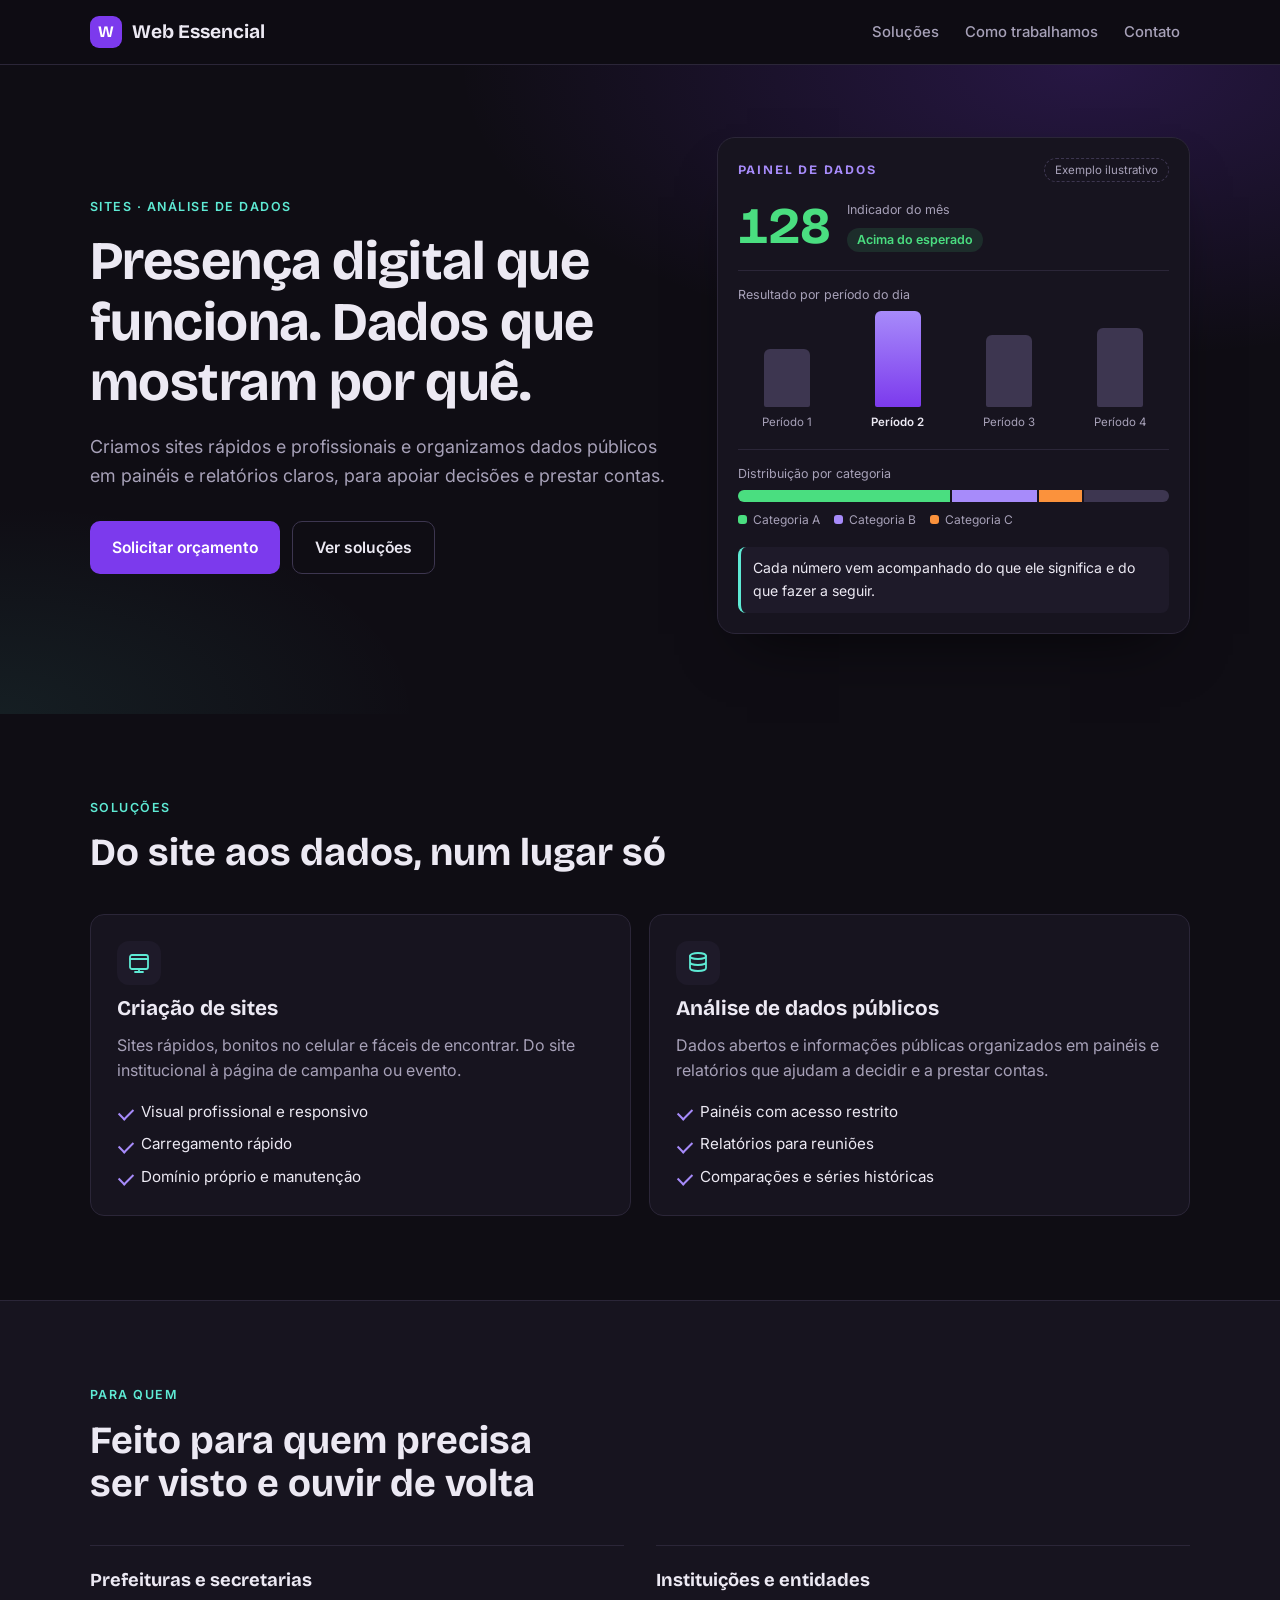
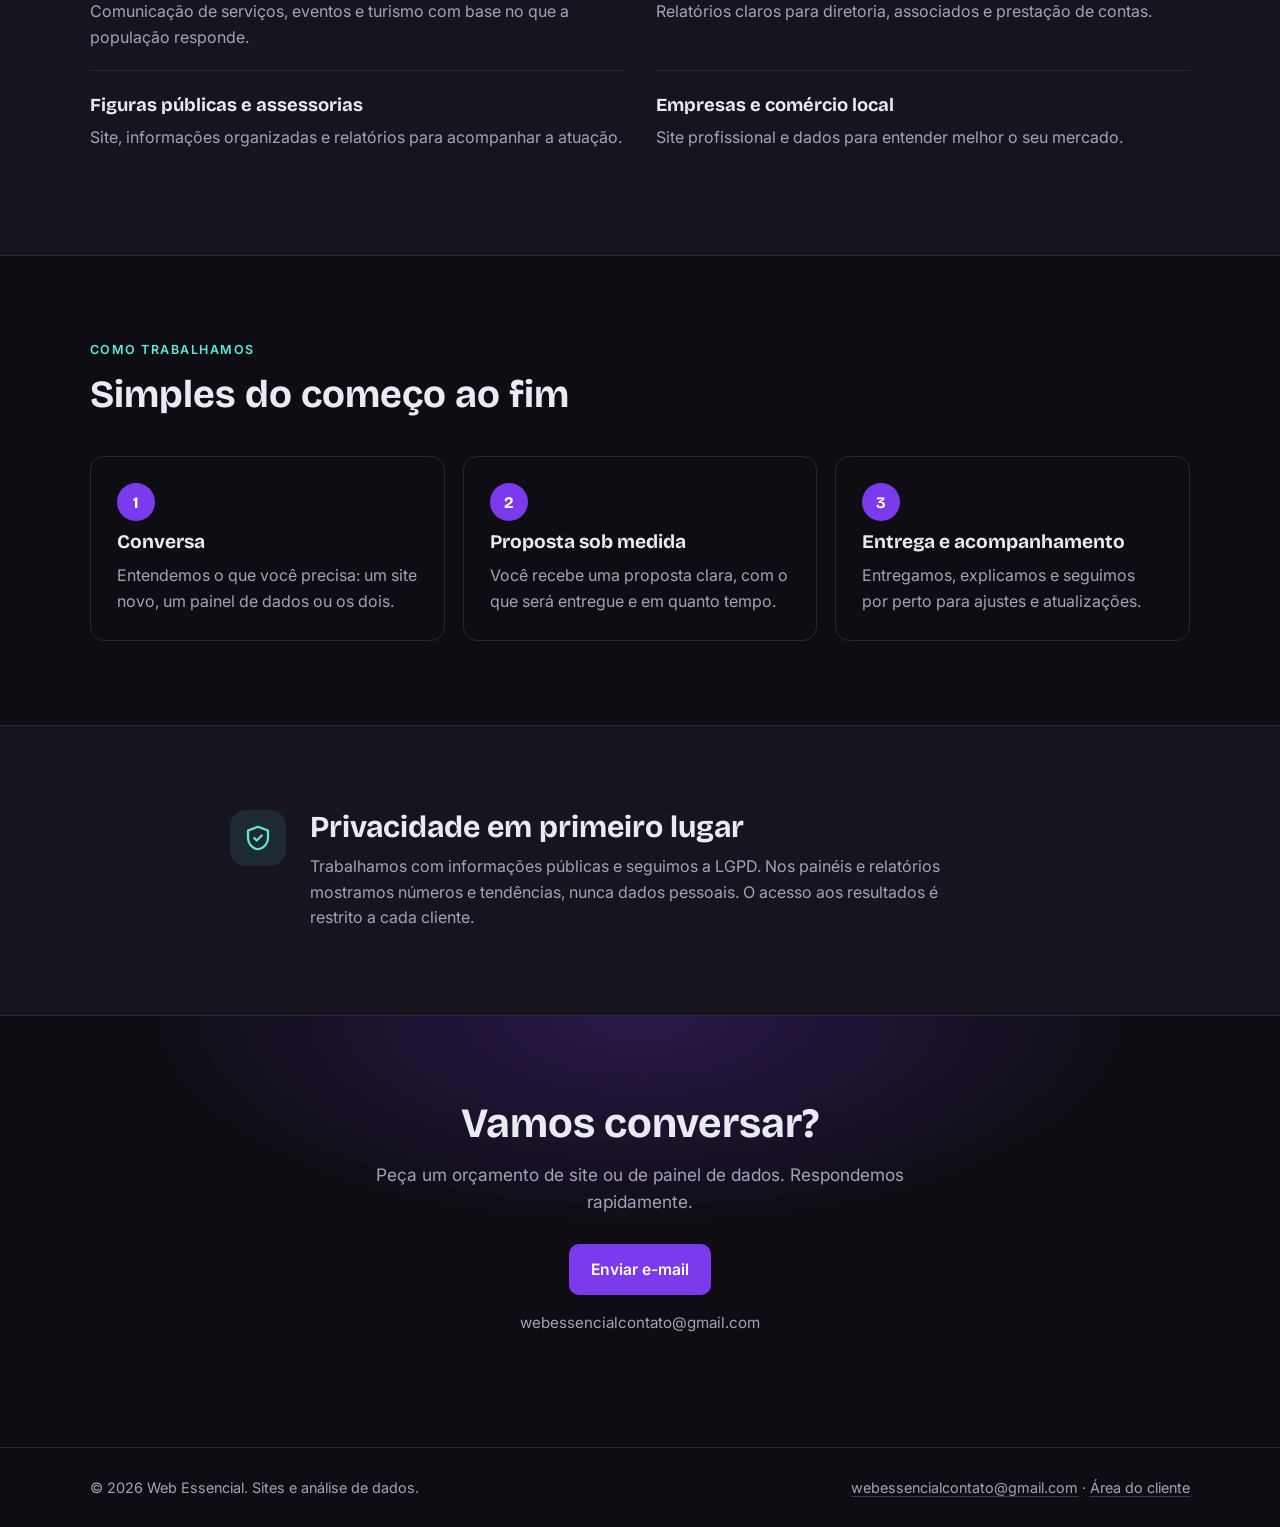
<file: index.html>
<!DOCTYPE html>
<html lang="pt-BR">
<head>
  <meta charset="UTF-8" />
  <meta name="viewport" content="width=device-width, initial-scale=1.0, viewport-fit=cover" />
  <title>Web Essencial · Sites e análise de dados</title>
  <meta name="description" content="Web Essencial cria sites profissionais e organiza dados públicos em painéis e relatórios para prefeituras, instituições, figuras públicas e empresas." />
  <meta property="og:title" content="Web Essencial · Sites e análise de dados" />
  <meta property="og:description" content="Sites rápidos e profissionais. Dados públicos organizados em painéis e relatórios claros." />
  <meta property="og:type" content="website" />
  <meta property="og:url" content="https://www.webessencial.com.br/" />
  <meta name="theme-color" content="#0f0d14" />
  <link rel="icon" href="data:image/svg+xml,%3Csvg xmlns='http://www.w3.org/2000/svg' viewBox='0 0 64 64'%3E%3Crect width='64' height='64' rx='14' fill='%237c3aed'/%3E%3Cpath d='M14 22l7 22 7-16 7 16 7-22' fill='none' stroke='white' stroke-width='5' stroke-linecap='round' stroke-linejoin='round'/%3E%3Ccircle cx='50' cy='22' r='4' fill='%235eead4'/%3E%3C/svg%3E" />
  <link rel="preconnect" href="https://fonts.googleapis.com" />
  <link rel="preconnect" href="https://fonts.gstatic.com" crossorigin />
  <link rel="stylesheet" href="https://fonts.googleapis.com/css2?family=Bricolage+Grotesque:opsz,wght@12..96,500;12..96,700&family=Inter:wght@400;500;600&display=swap" />
  <link rel="stylesheet" href="style.css" />
</head>
<body>
  <a class="pular" href="#conteudo">Pular para o conteúdo</a>

  <header class="topo">
    <div class="container topo-linha">
      <a class="marca" href="#inicio" aria-label="Web Essencial, início">
        <span class="marca-icone" aria-hidden="true">W</span>
        <span>Web Essencial</span>
      </a>
      <nav aria-label="Principal">
        <ul>
          <li><a href="#solucoes">Soluções</a></li>
          <li><a href="#como">Como trabalhamos</a></li>
          <li><a href="#contato">Contato</a></li>
        </ul>
      </nav>
    </div>
  </header>

  <main id="conteudo">
    <!-- ===== Abertura ===== -->
    <section id="inicio" class="abertura">
      <div class="container abertura-grade">
        <div class="abertura-texto">
          <p class="selo">Sites · Análise de dados</p>
          <h1>Presença digital que funciona. Dados que mostram por quê.</h1>
          <p class="abertura-sub">Criamos sites rápidos e profissionais e organizamos dados públicos em painéis e relatórios claros, para apoiar decisões e prestar contas.</p>
          <div class="botoes">
            <a href="#contato" class="btn btn-prim">Solicitar orçamento</a>
            <a href="#solucoes" class="btn btn-sec">Ver soluções</a>
          </div>
        </div>

        <figure class="painel-exemplo" aria-label="Exemplo ilustrativo de um painel de dados">
          <div class="pe-topo">
            <span class="pe-marca">Painel de dados</span>
            <span class="pe-etiqueta">Exemplo ilustrativo</span>
          </div>
          <div class="pe-indice">
            <div class="pe-num">128</div>
            <div>
              <div class="pe-rot">Indicador do mês</div>
              <span class="pe-chip">Acima do esperado</span>
            </div>
          </div>
          <div class="pe-bloco">
            <div class="pe-rot">Resultado por período do dia</div>
            <div class="pe-barras" role="img" aria-label="Exemplo: barras por período do dia, uma delas em destaque">
              <div class="pe-barra"><i style="height:48%"></i><span>Período 1</span></div>
              <div class="pe-barra pe-destaque"><i style="height:82%"></i><span>Período 2</span></div>
              <div class="pe-barra"><i style="height:60%"></i><span>Período 3</span></div>
              <div class="pe-barra"><i style="height:66%"></i><span>Período 4</span></div>
            </div>
          </div>
          <div class="pe-bloco">
            <div class="pe-rot">Distribuição por categoria</div>
            <div class="pe-clima" role="img" aria-label="Exemplo: divisão por categoria">
              <i style="flex:50;background:var(--verde)"></i><i style="flex:20;background:var(--acento)"></i><i style="flex:10;background:var(--laranja)"></i><i style="flex:20;background:var(--linha-forte)"></i>
            </div>
            <div class="pe-legenda"><span><b style="background:var(--verde)"></b>Categoria A</span><span><b style="background:var(--acento)"></b>Categoria B</span><span><b style="background:var(--laranja)"></b>Categoria C</span></div>
          </div>
          <figcaption class="pe-leitura">Cada número vem acompanhado do que ele significa e do que fazer a seguir.</figcaption>
        </figure>
      </div>
    </section>

    <!-- ===== Soluções ===== -->
    <section id="solucoes" class="secao">
      <div class="container">
        <div class="secao-cabeca">
          <p class="selo">Soluções</p>
          <h2>Do site aos dados, num lugar só</h2>
        </div>
        <div class="cartoes cartoes-2">
          <article class="cartao">
            <div class="cartao-icone" aria-hidden="true">
              <svg viewBox="0 0 24 24"><rect x="3" y="4" width="18" height="14" rx="2"/><path d="M3 8h18M8 21h8M12 18v3"/></svg>
            </div>
            <h3>Criação de sites</h3>
            <p>Sites rápidos, bonitos no celular e fáceis de encontrar. Do site institucional à página de campanha ou evento.</p>
            <ul class="lista-check">
              <li>Visual profissional e responsivo</li>
              <li>Carregamento rápido</li>
              <li>Domínio próprio e manutenção</li>
            </ul>
          </article>
          <article class="cartao">
            <div class="cartao-icone" aria-hidden="true">
              <svg viewBox="0 0 24 24"><ellipse cx="12" cy="5" rx="8" ry="3"/><path d="M4 5v6c0 1.7 3.6 3 8 3s8-1.3 8-3V5M4 11v6c0 1.7 3.6 3 8 3s8-1.3 8-3v-6"/></svg>
            </div>
            <h3>Análise de dados públicos</h3>
            <p>Dados abertos e informações públicas organizados em painéis e relatórios que ajudam a decidir e a prestar contas.</p>
            <ul class="lista-check">
              <li>Painéis com acesso restrito</li>
              <li>Relatórios para reuniões</li>
              <li>Comparações e séries históricas</li>
            </ul>
          </article>
        </div>
      </div>
    </section>

    <!-- ===== Para quem ===== -->
    <section class="secao secao-alt">
      <div class="container">
        <div class="secao-cabeca">
          <p class="selo">Para quem</p>
          <h2>Feito para quem precisa ser visto e ouvir de volta</h2>
        </div>
        <ul class="publicos">
          <li><strong>Prefeituras e secretarias</strong><span>Comunicação de serviços, eventos e turismo com base no que a população responde.</span></li>
          <li><strong>Instituições e entidades</strong><span>Relatórios claros para diretoria, associados e prestação de contas.</span></li>
          <li><strong>Figuras públicas e assessorias</strong><span>Site, informações organizadas e relatórios para acompanhar a atuação.</span></li>
          <li><strong>Empresas e comércio local</strong><span>Site profissional e dados para entender melhor o seu mercado.</span></li>
        </ul>
      </div>
    </section>

    <!-- ===== Como trabalhamos ===== -->
    <section id="como" class="secao">
      <div class="container">
        <div class="secao-cabeca">
          <p class="selo">Como trabalhamos</p>
          <h2>Simples do começo ao fim</h2>
        </div>
        <ol class="passos">
          <li>
            <span class="passo-num" aria-hidden="true">1</span>
            <h3>Conversa</h3>
            <p>Entendemos o que você precisa: um site novo, um painel de dados ou os dois.</p>
          </li>
          <li>
            <span class="passo-num" aria-hidden="true">2</span>
            <h3>Proposta sob medida</h3>
            <p>Você recebe uma proposta clara, com o que será entregue e em quanto tempo.</p>
          </li>
          <li>
            <span class="passo-num" aria-hidden="true">3</span>
            <h3>Entrega e acompanhamento</h3>
            <p>Entregamos, explicamos e seguimos por perto para ajustes e atualizações.</p>
          </li>
        </ol>
      </div>
    </section>

    <!-- ===== Privacidade ===== -->
    <section class="secao secao-alt">
      <div class="container privacidade">
        <div class="privacidade-icone" aria-hidden="true">
          <svg viewBox="0 0 24 24"><path d="M12 3l8 3v6c0 4.5-3.4 8.3-8 9-4.6-.7-8-4.5-8-9V6l8-3z"/><path d="M9 12l2 2 4-4"/></svg>
        </div>
        <div>
          <h2>Privacidade em primeiro lugar</h2>
          <p>Trabalhamos com informações públicas e seguimos a LGPD. Nos painéis e relatórios mostramos números e tendências, nunca dados pessoais. O acesso aos resultados é restrito a cada cliente.</p>
        </div>
      </div>
    </section>

    <!-- ===== Contato ===== -->
    <section id="contato" class="secao secao-contato">
      <div class="container contato">
        <h2>Vamos conversar?</h2>
        <p>Peça um orçamento de site ou de painel de dados. Respondemos rapidamente.</p>
        <div class="botoes botoes-centro">
          <a href="mailto:webessencialcontato@gmail.com?subject=Contato%20pelo%20site" class="btn btn-prim">Enviar e-mail</a>
        </div>
        <p class="contato-email">webessencialcontato@gmail.com</p>
      </div>
    </section>
  </main>

  <footer class="rodape">
    <div class="container rodape-linha">
      <p>&copy; 2026 Web Essencial. Sites e análise de dados.</p>
      <p><a href="mailto:webessencialcontato@gmail.com">webessencialcontato@gmail.com</a> · <a href="/raiox/login/">Área do cliente</a></p>
    </div>
  </footer>
</body>
</html>
</file>
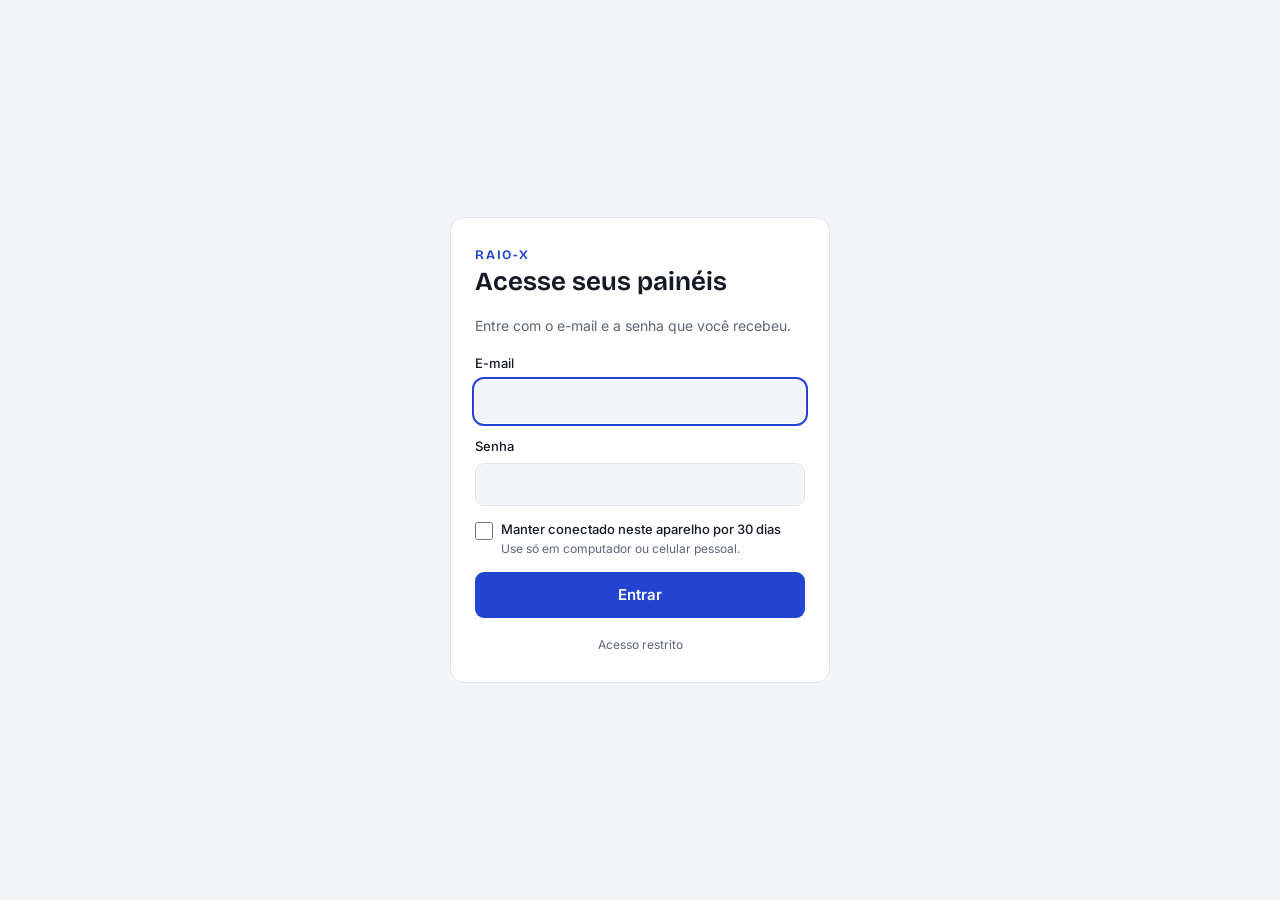
<file: raiox/index.html>
<!doctype html>
<html lang="pt-BR">
<head>
<meta charset="utf-8">
<meta name="robots" content="noindex, nofollow">
<meta http-equiv="refresh" content="0; url=login/">
<title>Raio-X</title>
</head>
<body>
<p><a href="login/">Entrar no Raio-X</a></p>
</body>
</html>
</file>
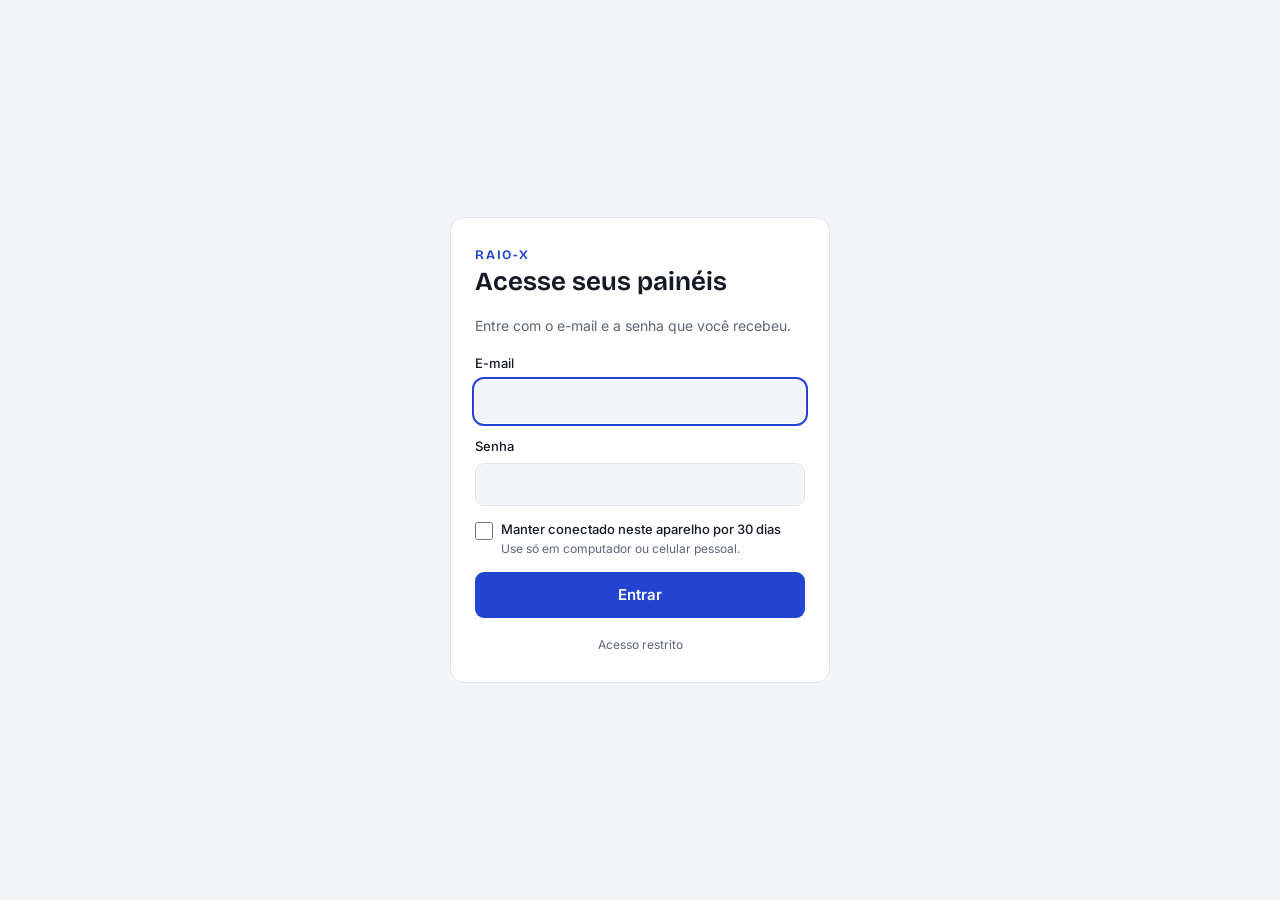
<file: raiox/login/index.html>
<!doctype html>
<html lang="pt-BR">
<head>
<meta charset="utf-8">
<meta name="viewport" content="width=device-width, initial-scale=1, viewport-fit=cover">
<meta name="robots" content="noindex, nofollow">
<title>Raio-X · Entrar</title>
<link rel="preconnect" href="https://fonts.googleapis.com">
<link rel="preconnect" href="https://fonts.gstatic.com" crossorigin>
<link rel="stylesheet" href="https://fonts.googleapis.com/css2?family=Bricolage+Grotesque:opsz,wght@12..96,650&family=Inter:wght@400;500;600&display=swap">
<style>
:root {
  --bg: #f4f5f8; --surface: #ffffff; --ink: #141925; --muted: #5d6576; --line: #e0e3ea;
  --accent: #2343d1; --on-accent: #ffffff; --down: #c03a33; --down-soft: #fae6e4;
  --display: "Bricolage Grotesque", "Segoe UI", system-ui, sans-serif;
  --body: "Inter", "Segoe UI", system-ui, sans-serif;
  color-scheme: light;
}
@media (prefers-color-scheme: dark) { :root {
  --bg: #0e1219; --surface: #161b24; --ink: #e7eaf1; --muted: #9aa2b2; --line: #2a303c;
  --accent: #86a0ff; --on-accent: #0e1219; --down: #f17a72; --down-soft: #3a1c1b; color-scheme: dark; } }
* { box-sizing: border-box; }
html, body { height: 100%; }
body { margin: 0; background: var(--bg); color: var(--ink); font: 15px/1.5 var(--body); display: grid; place-items: center;
  padding: max(24px, env(safe-area-inset-top, 0px)) max(16px, env(safe-area-inset-right, 0px)) max(24px, env(safe-area-inset-bottom, 0px)) max(16px, env(safe-area-inset-left, 0px)); }
.card { width: 100%; max-width: 380px; background: var(--surface); border: 1px solid var(--line); border-radius: 14px; padding: 28px 24px; display: flex; flex-direction: column; gap: 18px; }
.mark { font-family: var(--display); font-weight: 650; font-size: 13px; letter-spacing: .14em; text-transform: uppercase; color: var(--accent); }
h1 { margin: 2px 0 0; font-family: var(--display); font-weight: 650; font-size: 26px; line-height: 1.15; }
p { margin: 0; color: var(--muted); font-size: 14px; }
form { display: flex; flex-direction: column; gap: 14px; }
label { display: flex; flex-direction: column; gap: 6px; font-size: 13px; font-weight: 500; }
input { font: inherit; color: var(--ink); background: var(--bg); border: 1px solid var(--line); border-radius: 9px; padding: 11px 12px; }
input:focus { outline: 2px solid var(--accent); outline-offset: 1px; border-color: transparent; }
button { font: inherit; font-weight: 600; border: 0; border-radius: 9px; padding: 12px; background: var(--accent); color: var(--on-accent); cursor: pointer; }
button:disabled { opacity: .6; cursor: progress; }
button:focus-visible { outline: 2px solid var(--ink); outline-offset: 2px; }
.manter { flex-direction: row; align-items: flex-start; gap: 8px; font-weight: 500; }
.manter input { width: 18px; height: 18px; margin: 2px 0 0; accent-color: var(--accent); flex: none; }
.manter small { display: block; color: var(--muted); font-size: 12px; font-weight: 400; }
.err { background: var(--down-soft); color: var(--down); border-radius: 8px; padding: 9px 12px; font-size: 13px; }
.foot { font-size: 12px; color: var(--muted); text-align: center; }
</style>
</head>
<body>
<main class="card">
  <div>
    <div class="mark">Raio-X</div>
    <h1>Acesse seus painéis</h1>
  </div>
  <p>Entre com o e-mail e a senha que você recebeu.</p>
  <form id="f" autocomplete="on" action="#" onsubmit="event.preventDefault()">
    <label for="u">E-mail<input id="u" name="username" type="email" autocomplete="username" autocapitalize="none" spellcheck="false" required></label>
    <label for="s">Senha<input id="s" name="password" type="password" autocomplete="current-password" required></label>
    <label class="manter" for="m"><input id="m" type="checkbox"><span>Manter conectado neste aparelho por 30 dias<small>Use só em computador ou celular pessoal.</small></span></label>
    <div class="err" id="err" hidden></div>
    <button id="b" type="submit" disabled>Entrar</button>
  </form>
  <div class="foot">Acesso restrito</div>
</main>
<script>
const $ = (id) => document.getElementById(id);
const enc = (s) => new TextEncoder().encode(s);
const b64 = (s) => Uint8Array.from(atob(s), (c) => c.charCodeAt(0));
const hex = (u8) => [...u8].map((b) => b.toString(16).padStart(2, '0')).join('');
const ITER = 300000;
const showErr = (t) => { $('err').textContent = t; $('err').hidden = false; };
$('u').focus();
if (!window.crypto || !crypto.subtle) showErr('Este navegador não consegue abrir o painel. Atualize o navegador ou use outro.');
else $('b').disabled = false;

$('f').addEventListener('submit', async (e) => {
  e.preventDefault();
  $('err').hidden = true;
  const email = $('u').value.trim().toLowerCase();
  const senha = $('s').value.normalize('NFC');
  if (!/^[^@\s]+@[^@\s]+\.[^@\s]+$/.test(email) || !senha) { showErr('E-mail ou senha incorretos.'); return; }
  $('b').disabled = true; $('b').textContent = 'Verificando…';
  try {
    const salt = new Uint8Array(await crypto.subtle.digest('SHA-256', enc('raiox-salt:' + email)));
    const base = await crypto.subtle.importKey('raw', enc(senha), 'PBKDF2', false, ['deriveBits']);
    const bits = new Uint8Array(await crypto.subtle.deriveBits({ name: 'PBKDF2', salt, iterations: ITER, hash: 'SHA-256' }, base, 512));
    const arq = hex(bits.slice(0, 16));
    const key = await crypto.subtle.importKey('raw', bits.slice(32, 64), 'AES-GCM', false, ['decrypt']);
    let r;
    try { r = await fetch(`../u/${arq}.json`, { cache: 'no-store' }); }
    catch (_) { showErr('Sem conexão com o site. Confira a internet e tente de novo.'); throw _; }
    if (!r.ok) throw new Error('não encontrado');
    const c = await r.json();
    const pt = await crypto.subtle.decrypt({ name: 'AES-GCM', iv: b64(c.iv), additionalData: enc(arq) }, key, b64(c.ct));
    const acesso = JSON.parse(new TextDecoder().decode(pt));
    const lista = (acesso.paineis || [{ p: acesso.p, k: acesso.k, nome: '', perfil: '' }]).filter((x) => /^[a-z0-9]{10}$/.test(x.p));
    if (!lista.length) throw new Error('acesso inválido');
    // limpa qualquer acesso anterior neste navegador e grava o novo
    [sessionStorage, localStorage].forEach((st) => { try { Object.keys(st).filter((k) => k.startsWith('raiox:')).forEach((k) => st.removeItem(k)); } catch (_) {} });
    const manter = $('m').checked;
    try {
      const st = manter ? localStorage : sessionStorage;
      if (manter) st.setItem('raiox:expira', String(Date.now() + 30 * 86400000));
      lista.forEach((x) => st.setItem('raiox:' + x.p, x.k));
      st.setItem('raiox:sessao', JSON.stringify({ email, paineis: lista.map(({ k, ...resto }) => resto) }));
    } catch (_) { showErr('O navegador bloqueou o acesso. Saia da janela anônima ou libere os dados do site.'); throw _; }
    location.href = lista.length === 1 ? `../p/${lista[0].p}/` : '../meus/';
  } catch (err) {
    if ($('err').hidden) showErr('E-mail ou senha incorretos.');
    $('b').disabled = false; $('b').textContent = 'Entrar';
  }
});
</script>
</body>
</html>
</file>
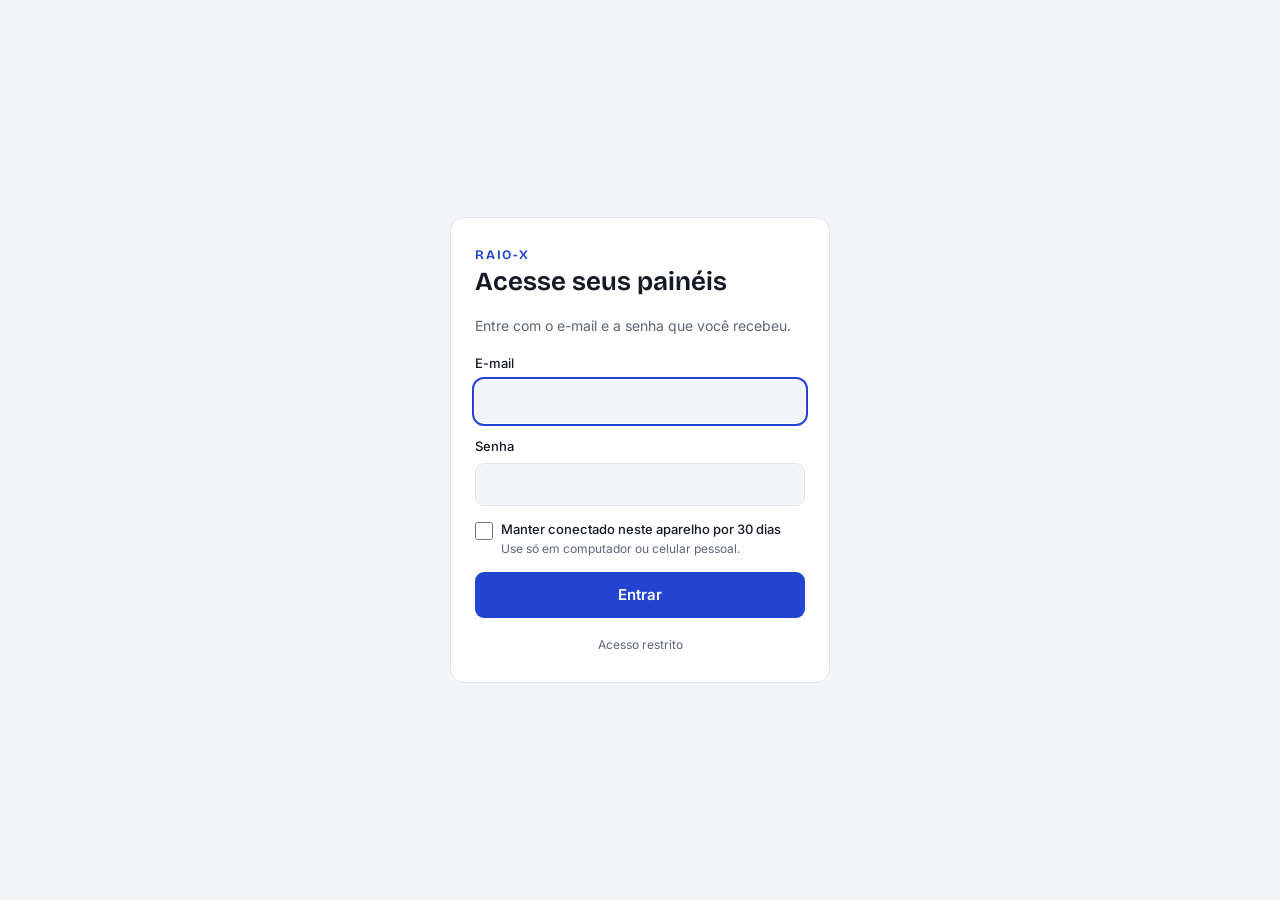
<file: raiox/meus/index.html>
<!doctype html>
<html lang="pt-BR">
<head>
<meta charset="utf-8">
<meta name="viewport" content="width=device-width, initial-scale=1, viewport-fit=cover">
<meta name="robots" content="noindex, nofollow">
<title>Raio-X · Meus painéis</title>
<link rel="preconnect" href="https://fonts.googleapis.com">
<link rel="preconnect" href="https://fonts.gstatic.com" crossorigin>
<link rel="stylesheet" href="https://fonts.googleapis.com/css2?family=Bricolage+Grotesque:opsz,wght@12..96,650&family=Inter:wght@400;500;600&display=swap">
<style>
:root {
  --bg: #f4f5f8; --surface: #ffffff; --ink: #141925; --muted: #5d6576; --line: #e0e3ea;
  --accent: #2343d1; --accent-soft: #e5eafc;
  --up: #1d8148; --up-soft: #e1f2e8; --down: #c03a33; --down-soft: #fae6e4; --mid-soft: #edf0f4;
  --display: "Bricolage Grotesque", "Segoe UI", system-ui, sans-serif;
  --body: "Inter", "Segoe UI", system-ui, sans-serif;
  color-scheme: light;
}
@media (prefers-color-scheme: dark) { :root {
  --bg: #0e1219; --surface: #161b24; --ink: #e7eaf1; --muted: #9aa2b2; --line: #2a303c;
  --accent: #86a0ff; --accent-soft: #1d2748;
  --up: #52c487; --up-soft: #15301f; --down: #f17a72; --down-soft: #3a1c1b; --mid-soft: #222935; color-scheme: dark; } }
* { box-sizing: border-box; }
body { margin: 0; background: var(--bg); color: var(--ink); font: 14px/1.5 var(--body); }
.app { max-width: 1120px; margin: 0 auto; padding: max(24px, env(safe-area-inset-top, 0px)) max(16px, env(safe-area-inset-right, 0px)) 56px max(16px, env(safe-area-inset-left, 0px)); display: flex; flex-direction: column; gap: 18px; }
h1 { font-family: var(--display); font-weight: 650; margin: 0; font-size: clamp(24px, 4vw, 32px); }
.mark { font-family: var(--display); font-weight: 650; font-size: 13px; letter-spacing: .14em; text-transform: uppercase; color: var(--accent); }
.topo { display: flex; flex-wrap: wrap; justify-content: space-between; align-items: flex-end; gap: 10px 20px; }
.quem { font-size: 13px; color: var(--muted); display: flex; gap: 12px; align-items: center; flex-wrap: wrap; }
.sair { border: 1px solid var(--line); border-radius: 999px; padding: 6px 14px; color: var(--ink); background: var(--surface); text-decoration: none; }
.cartoes { display: grid; grid-template-columns: repeat(auto-fill, minmax(min(320px, 100%), 1fr)); gap: 14px; }
.cartao { background: var(--surface); border: 1px solid var(--line); border-radius: 14px; padding: 18px; display: flex; flex-direction: column; gap: 14px; color: inherit; text-decoration: none; transition: border-color .2s; }
.cartao:hover, .cartao:focus-visible { border-color: var(--accent); outline: none; }
.cartao.down { border-color: color-mix(in srgb, var(--down) 45%, var(--line)); }
.c-topo { display: flex; justify-content: space-between; gap: 10px; align-items: flex-start; }
.c-nome { font-family: var(--display); font-weight: 650; font-size: 18px; line-height: 1.2; overflow-wrap: anywhere; }
.c-perfil { font-size: 13px; color: var(--muted); overflow-wrap: anywhere; }
.chip { display: inline-flex; padding: 3px 10px; border-radius: 999px; font-size: 12px; font-weight: 600; white-space: nowrap; background: var(--mid-soft); color: var(--muted); }
.chip.up { background: var(--up-soft); color: var(--up); } .chip.down { background: var(--down-soft); color: var(--down); }
.c-nums { display: grid; grid-template-columns: repeat(3, minmax(0, 1fr)); gap: 8px; }
.c-nums div { background: var(--bg); border-radius: 9px; padding: 9px 10px; display: flex; flex-direction: column; gap: 1px; min-width: 0; }
.c-nums small { font-size: 11px; color: var(--muted); }
.c-nums b { font-family: var(--display); font-size: 20px; line-height: 1.2; font-variant-numeric: tabular-nums; }
.c-nums em { font-style: normal; font-size: 11px; font-weight: 600; color: var(--muted); }
.c-nums em.up { color: var(--up); } .c-nums em.down { color: var(--down); }
.c-nota { margin: 0; font-size: 13px; color: var(--muted); }
.c-abrir { font-weight: 600; color: var(--accent); }
.rodape { font-size: 12px; color: var(--muted); }
</style>
</head>
<body>
<div class="app">
  <header class="topo">
    <div><div class="mark">Raio-X</div><h1>Meus painéis</h1></div>
    <div class="quem"><span id="email"></span><a class="sair" id="sair" href="../login/">Sair</a></div>
  </header>
  <div class="cartoes" id="cartoes"></div>
  <p class="rodape" id="rodape"></p>
</div>
<script>
(function () {
  const limpar = () => [sessionStorage, localStorage].forEach((st) => { try { Object.keys(st).filter((k) => k.startsWith('raiox:')).forEach((k) => st.removeItem(k)); } catch (_) {} });
  try { const exp = +localStorage.getItem('raiox:expira') || 0; if (exp && exp < Date.now()) limpar(); } catch (_) {}
  const ler = (k) => { try { const v = sessionStorage.getItem(k); if (v != null) return v; } catch (_) {} try { return localStorage.getItem(k); } catch (_) { return null; } };
  let sessao = null;
  try { sessao = JSON.parse(ler('raiox:sessao') || 'null'); } catch (_) {}
  if (!sessao || !sessao.paineis || !sessao.paineis.length) { location.replace('../login/'); return; }
  if (sessao.paineis.length === 1) { location.replace(`../p/${sessao.paineis[0].p}/`); return; }
  document.getElementById('sair').addEventListener('click', limpar);
  document.getElementById('email').textContent = sessao.email || '';
  const NF = new Intl.NumberFormat('pt-BR');
  const fmt = (n) => (n == null ? '—' : NF.format(n));
  const el = (tag, cls, txt) => { const e = document.createElement(tag); if (cls) e.className = cls; if (txt != null) e.textContent = txt; return e; };
  const rotulo = { up: 'Acima do típico', mid: 'Dentro do típico', down: 'Abaixo do típico' };
  let ref = null;
  const box = document.getElementById('cartoes');
  sessao.paineis.forEach((p) => {
    const r = p.resumo || {};
    if (r.ref && (!ref || r.ref > ref)) ref = r.ref;
    const a = el('a', 'cartao' + (r.classe === 'down' ? ' down' : '')); a.href = `../p/${p.p}/`;
    const topo = el('div', 'c-topo');
    const nomes = el('div'); nomes.append(el('div', 'c-nome', p.nome || p.perfil), el('div', 'c-perfil', p.perfil));
    topo.append(nomes, el('span', 'chip ' + (r.classe || ''), r.classe ? rotulo[r.classe] : 'Sem base de comparação'));
    const nums = el('div', 'c-nums');
    const n1 = el('div'); n1.append(el('small', null, 'Seguidores'), el('b', null, fmt(r.seguidores)));
    const d = r.seg_delta; n1.append(el('em', d > 0 ? 'up' : d < 0 ? 'down' : '', d == null ? 'variação na próxima coleta' : `${d > 0 ? '+' : d < 0 ? '−' : ''}${fmt(Math.abs(d))} desde ${(r.seg_desde || '').slice(8, 10)}/${(r.seg_desde || '').slice(5, 7)}`));
    const n2 = el('div'); n2.append(el('small', null, 'Posts'), el('b', null, fmt(r.posts30)), el('em', null, 'últimos 30 dias'));
    const n3 = el('div'); n3.append(el('small', null, 'Índice'), el('b', null, r.indice != null ? fmt(r.indice) : '—'), el('em', null, 'últimos 30 dias'));
    nums.append(n1, n2, n3);
    a.append(topo, nums);
    if (r.alerta) a.append(el('p', 'c-nota', r.alerta));
    a.append(el('span', 'c-abrir', 'Abrir painel →'));
    box.append(a);
  });
  if (ref) document.getElementById('rodape').textContent = `Números até ${ref.slice(8, 10)}/${ref.slice(5, 7)}/${ref.slice(0, 4)}. O índice compara os posts dos últimos 30 dias com um post típico de cada perfil (100 = típico).`;
})();
</script>
</body>
</html>
</file>
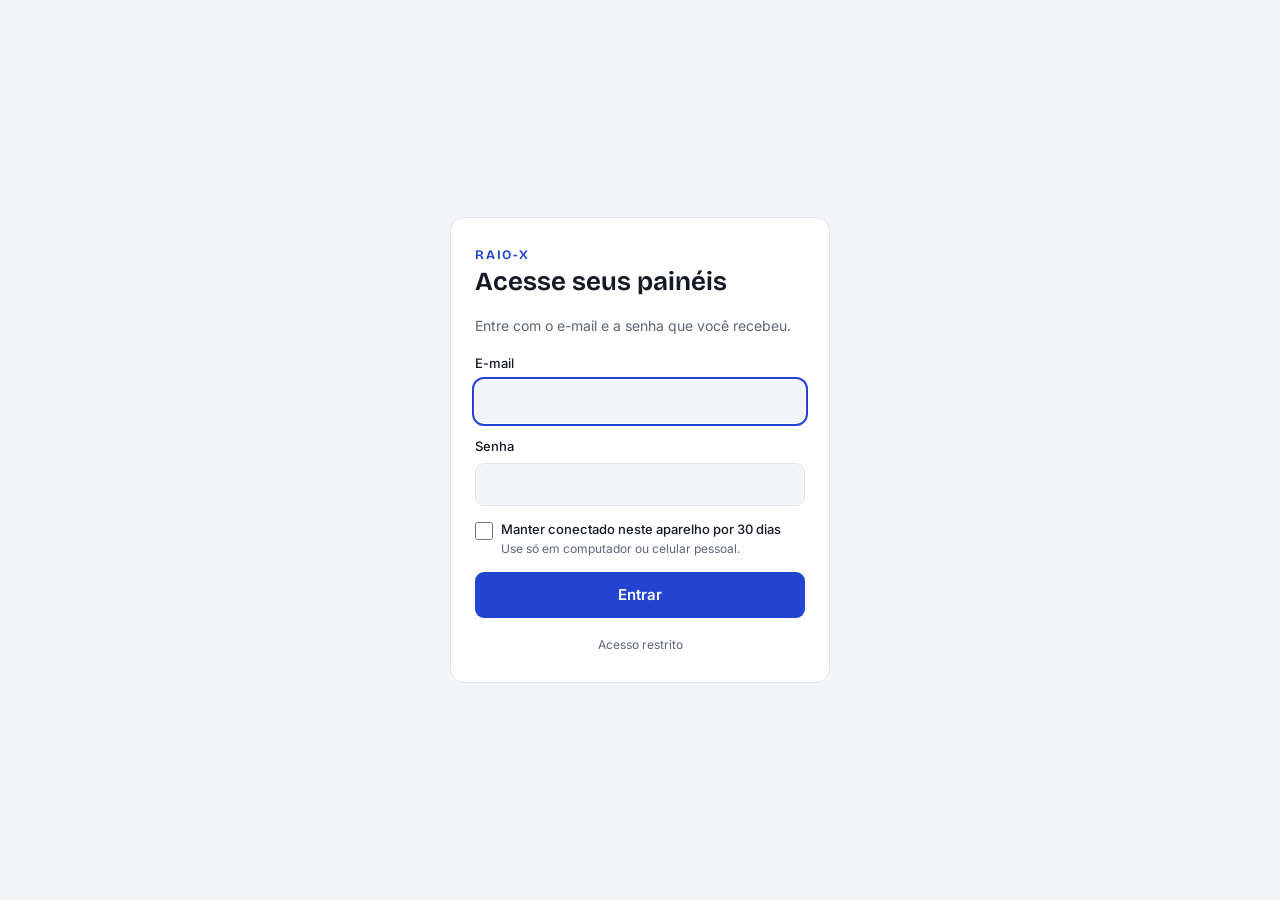
<file: raiox/p/6vsge3x7e6/index.html>
<!doctype html>
<html lang="pt-BR">
<head>
<meta charset="utf-8">
<meta name="viewport" content="width=device-width, initial-scale=1, viewport-fit=cover">
<meta name="robots" content="noindex, nofollow">
<title>Raio-X</title>
<style>
body { margin: 0; min-height: 100vh; display: grid; place-items: center; font: 15px/1.5 "Segoe UI", system-ui, sans-serif; background: #f4f5f8; color: #5d6576; }
@media (prefers-color-scheme: dark) { body { background: #0e1219; color: #9aa2b2; } }
</style>
</head>
<body>
<p id="msg">Abrindo o painel…</p>
<noscript><p>Ative o JavaScript para abrir o painel.</p></noscript>
<script>
(async () => {
  const slug = location.pathname.replace(/\/+$/, '').split('/').pop().toLowerCase();
  const goLogin = () => location.replace('../../login/');
  const b64 = (s) => Uint8Array.from(atob(s), (c) => c.charCodeAt(0));
  const limparTudo = () => [sessionStorage, localStorage].forEach((st) => { try { Object.keys(st).filter((k) => k.startsWith('raiox:')).forEach((k) => st.removeItem(k)); } catch (_) {} });
  try { const exp = +localStorage.getItem('raiox:expira') || 0; if (exp && exp < Date.now()) limparTudo(); } catch (_) {}
  let raw = null;
  try { raw = sessionStorage.getItem('raiox:' + slug); } catch (_) {}
  if (!raw) { try { raw = localStorage.getItem('raiox:' + slug); } catch (_) {} }
  if (!raw) { goLogin(); return; }
  let p = null;
  for (let i = 0; i < 3 && !p; i++) {
    try {
      const ctl = new AbortController(); const t = setTimeout(() => ctl.abort(), 15000);
      const r = await fetch('dados.enc.json', { cache: 'no-store', signal: ctl.signal });
      if (r.ok) p = await r.json();
      clearTimeout(t);
    } catch (_) {}
    if (!p) await new Promise((ok) => setTimeout(ok, 700 * (i + 1)));
  }
  if (!p) {
    const m = document.getElementById('msg');
    m.textContent = 'Não foi possível abrir o painel agora. ';
    const a = document.createElement('a'); a.href = ''; a.textContent = 'Tentar de novo'; m.append(a);
    return;
  }
  try {
    const key = await crypto.subtle.importKey('raw', b64(raw), 'AES-GCM', false, ['decrypt']);
    const pt = await crypto.subtle.decrypt({ name: 'AES-GCM', iv: b64(p.iv), additionalData: new TextEncoder().encode(slug) }, key, b64(p.ct));
    const html = new TextDecoder().decode(pt);
    document.open(); document.write(html); document.close();
  } catch (_) {
    [sessionStorage, localStorage].forEach((st) => { try { st.removeItem('raiox:' + slug); } catch (__) {} });
    goLogin();
  }
})();
</script>
</body>
</html>
</file>
<file: style.css>
/* Web Essencial — sites e análise de dados
   Layout: abertura com painel de exemplo, cartões de soluções,
   públicos, passos, privacidade e contato. Tema escuro mantido da identidade original. */
:root {
  --fundo: #0f0d14;
  --superficie: #17141f;
  --superficie-2: #1e1a29;
  --linha: #2b2638;
  --linha-forte: #3d3650;
  --texto: #ece9f3;
  --texto-suave: #a7a1b8;
  --acento: #a78bfa;        /* roxo da marca */
  --acento-forte: #7c3aed;
  --acento-forte-hover: #6d28d9;
  --dado: #5eead4;          /* verde-água dos dados */
  --verde: #4ade80;
  --laranja: #fb923c;
  --titulo: "Bricolage Grotesque", "Segoe UI", system-ui, sans-serif;
  --corpo: "Inter", "Segoe UI", system-ui, sans-serif;
  --raio: 14px;
  color-scheme: dark;
}

* { box-sizing: border-box; }
html { scroll-behavior: smooth; scroll-padding-top: 76px; }
body {
  margin: 0; background: var(--fundo); color: var(--texto);
  font: 16px/1.6 var(--corpo); -webkit-font-smoothing: antialiased;
}
img, svg { max-width: 100%; }
a { color: var(--acento); }
:focus-visible { outline: 2px solid var(--acento); outline-offset: 3px; border-radius: 6px; }
h1, h2, h3 { font-family: var(--titulo); line-height: 1.12; margin: 0; text-wrap: balance; }

.container {
  max-width: 1140px; margin: 0 auto;
  padding-left: max(20px, env(safe-area-inset-left, 0px));
  padding-right: max(20px, env(safe-area-inset-right, 0px));
}
.pular { position: absolute; left: -999px; top: 8px; background: var(--acento-forte); color: #fff; padding: 8px 14px; border-radius: 8px; z-index: 200; }
.pular:focus { left: 12px; }

/* ===== Topo ===== */
.topo {
  position: sticky; top: 0; z-index: 100;
  background: rgba(15, 13, 20, .86); backdrop-filter: blur(10px);
  border-bottom: 1px solid var(--linha);
  padding-top: env(safe-area-inset-top, 0px);
}
.topo-linha { display: flex; align-items: center; justify-content: space-between; gap: 16px; min-height: 64px; flex-wrap: wrap; padding-block: 8px; }
.marca { display: inline-flex; align-items: center; gap: 10px; color: var(--texto); text-decoration: none; font-family: var(--titulo); font-weight: 700; font-size: 1.2rem; }
.marca-icone { width: 32px; height: 32px; border-radius: 9px; display: grid; place-items: center; background: var(--acento-forte); color: #fff; font-size: 1rem; }
nav ul { list-style: none; margin: 0; padding: 0; display: flex; flex-wrap: wrap; gap: 4px 6px; }
nav a { color: var(--texto-suave); text-decoration: none; font-size: .93rem; font-weight: 500; padding: 8px 10px; border-radius: 8px; transition: color .2s, background .2s; }
nav a:hover { color: var(--texto); background: var(--superficie-2); }
nav a.link-area { color: var(--texto); border: 1px solid var(--linha-forte); }
nav a.link-area:hover { border-color: var(--acento); }

/* ===== Botões e selos ===== */
.botoes { display: flex; flex-wrap: wrap; gap: 12px; }
.botoes-centro { justify-content: center; }
.btn { display: inline-flex; align-items: center; justify-content: center; padding: 13px 22px; border-radius: 10px; font-weight: 600; text-decoration: none; font-size: .98rem; transition: background .2s, transform .2s, border-color .2s; }
.btn-prim { background: var(--acento-forte); color: #fff; }
.btn-prim:hover { background: var(--acento-forte-hover); transform: translateY(-1px); }
.btn-sec { color: var(--texto); border: 1px solid var(--linha-forte); }
.btn-sec:hover { border-color: var(--acento); }
.selo { margin: 0 0 14px; font-size: .78rem; font-weight: 600; letter-spacing: .12em; text-transform: uppercase; color: var(--dado); }
.selo-claro { color: var(--dado); }

/* ===== Abertura ===== */
.abertura { padding-block: 72px 80px; background: radial-gradient(900px 420px at 85% 0%, rgba(124, 58, 237, .22), transparent 70%), radial-gradient(600px 300px at 0% 100%, rgba(94, 234, 212, .08), transparent 70%); }
.abertura-grade { display: grid; grid-template-columns: minmax(0, 1.1fr) minmax(0, .9fr); gap: 48px; align-items: center; }
.abertura h1 { font-size: clamp(2.1rem, 4.6vw, 3.4rem); font-weight: 700; letter-spacing: -.01em; }
.abertura-sub { color: var(--texto-suave); font-size: 1.12rem; max-width: 58ch; margin: 20px 0 30px; }

/* painel de exemplo */
.painel-exemplo { margin: 0; background: var(--superficie); border: 1px solid var(--linha); border-radius: 18px; padding: 20px; display: flex; flex-direction: column; gap: 18px; box-shadow: 0 30px 60px -30px rgba(0, 0, 0, .7); }
.pe-topo { display: flex; justify-content: space-between; align-items: center; }
.pe-marca { font-family: var(--titulo); font-weight: 700; letter-spacing: .14em; text-transform: uppercase; font-size: .8rem; color: var(--acento); }
.pe-etiqueta { font-size: .72rem; color: var(--texto-suave); border: 1px dashed var(--linha-forte); border-radius: 999px; padding: 2px 10px; }
.pe-indice { display: flex; align-items: center; gap: 16px; }
.pe-num { font-family: var(--titulo); font-weight: 700; font-size: 3.2rem; line-height: 1; color: var(--verde); font-variant-numeric: tabular-nums; }
.pe-rot { font-size: .78rem; color: var(--texto-suave); margin-bottom: 6px; }
.pe-chip { display: inline-block; font-size: .78rem; font-weight: 600; color: var(--verde); background: rgba(74, 222, 128, .12); border-radius: 999px; padding: 2px 10px; }
.pe-bloco { border-top: 1px solid var(--linha); padding-top: 14px; }
.pe-barras { display: grid; grid-template-columns: repeat(4, 1fr); gap: 12px; height: 120px; align-items: end; }
.pe-barra { display: flex; flex-direction: column; align-items: center; justify-content: flex-end; height: 100%; gap: 6px; }
.pe-barra i { display: block; width: 100%; max-width: 46px; background: var(--linha-forte); border-radius: 6px 6px 2px 2px; }
.pe-barra span { font-size: .72rem; color: var(--texto-suave); }
.pe-destaque i { background: linear-gradient(180deg, var(--acento), var(--acento-forte)); }
.pe-destaque span { color: var(--texto); font-weight: 600; }
.pe-clima { display: flex; height: 12px; border-radius: 999px; overflow: hidden; gap: 2px; }
.pe-clima i { display: block; }
.pe-legenda { display: flex; flex-wrap: wrap; gap: 6px 14px; margin-top: 8px; font-size: .75rem; color: var(--texto-suave); }
.pe-legenda span { display: inline-flex; align-items: center; gap: 6px; }
.pe-legenda b { width: 9px; height: 9px; border-radius: 3px; display: inline-block; }
.pe-leitura { font-size: .88rem; color: var(--texto); background: var(--superficie-2); border-left: 3px solid var(--dado); border-radius: 8px; padding: 10px 12px; }

/* ===== Seções ===== */
.secao { padding-block: 84px; }
.secao-alt { background: var(--superficie); border-block: 1px solid var(--linha); }
.secao-cabeca { max-width: 680px; margin-bottom: 40px; }
.secao h2 { font-size: clamp(1.7rem, 3.2vw, 2.4rem); }
.texto-largo { color: var(--texto-suave); font-size: 1.06rem; max-width: 56ch; margin: 18px 0 28px; }

/* cartões */
.cartoes { display: grid; grid-template-columns: repeat(3, minmax(0, 1fr)); gap: 18px; }
.cartoes-2 { grid-template-columns: repeat(2, minmax(0, 1fr)); }
.cartao { background: var(--superficie); border: 1px solid var(--linha); border-radius: var(--raio); padding: 26px; display: flex; flex-direction: column; gap: 12px; }
.cartao-destaque { border-color: rgba(167, 139, 250, .55); background: linear-gradient(180deg, rgba(124, 58, 237, .14), var(--superficie) 60%); }
.cartao h3 { font-size: 1.3rem; }
.cartao p { margin: 0; color: var(--texto-suave); }
.cartao-icone { width: 44px; height: 44px; border-radius: 12px; background: var(--superficie-2); display: grid; place-items: center; }
.cartao-icone svg { width: 24px; height: 24px; fill: none; stroke: var(--dado); stroke-width: 1.8; stroke-linecap: round; stroke-linejoin: round; }
.lista-check { list-style: none; margin: 4px 0 0; padding: 0; display: flex; flex-direction: column; gap: 8px; font-size: .95rem; }
.lista-check li { position: relative; padding-left: 24px; }
.lista-check li::before { content: ""; position: absolute; left: 2px; top: .55em; width: 12px; height: 7px; border-left: 2px solid var(--acento); border-bottom: 2px solid var(--acento); transform: rotate(-45deg); }

/* públicos */
.publicos { list-style: none; margin: 0; padding: 0; display: grid; grid-template-columns: repeat(2, minmax(0, 1fr)); gap: 0 32px; }
.publicos li { display: flex; flex-direction: column; gap: 4px; padding: 20px 0; border-top: 1px solid var(--linha); }
.publicos strong { font-family: var(--titulo); font-size: 1.15rem; }
.publicos span { color: var(--texto-suave); }

/* passos */
.passos { list-style: none; margin: 0; padding: 0; display: grid; grid-template-columns: repeat(3, minmax(0, 1fr)); gap: 18px; }
.passos li { background: var(--fundo); border: 1px solid var(--linha); border-radius: var(--raio); padding: 26px; display: flex; flex-direction: column; gap: 10px; }
.passo-num { width: 38px; height: 38px; border-radius: 50%; display: grid; place-items: center; font-family: var(--titulo); font-weight: 700; background: var(--acento-forte); color: #fff; }
.passos h3 { font-size: 1.2rem; }
.passos p { margin: 0; color: var(--texto-suave); }

/* privacidade */
.privacidade { display: grid; grid-template-columns: auto minmax(0, 1fr); gap: 24px; align-items: start; max-width: 860px; }
.privacidade-icone { width: 56px; height: 56px; border-radius: 16px; background: rgba(94, 234, 212, .1); display: grid; place-items: center; }
.privacidade-icone svg { width: 30px; height: 30px; fill: none; stroke: var(--dado); stroke-width: 1.8; stroke-linecap: round; stroke-linejoin: round; }
.privacidade h2 { font-size: clamp(1.5rem, 2.6vw, 1.9rem); margin-bottom: 10px; }
.privacidade p { margin: 0; color: var(--texto-suave); max-width: 64ch; }

/* contato */
.secao-contato { background: radial-gradient(700px 300px at 50% 0%, rgba(124, 58, 237, .25), transparent 70%); text-align: center; }
.contato h2 { font-size: clamp(1.9rem, 3.6vw, 2.6rem); }
.contato > p { color: var(--texto-suave); font-size: 1.08rem; margin: 14px auto 28px; max-width: 52ch; }
.contato .contato-email { margin-top: 16px; font-size: .95rem; color: var(--texto-suave); user-select: all; }

/* rodapé */
.rodape { border-top: 1px solid var(--linha); padding-block: 28px calc(28px + env(safe-area-inset-bottom, 0px)); color: var(--texto-suave); font-size: .9rem; }
.rodape-linha { display: flex; flex-wrap: wrap; justify-content: space-between; gap: 8px 24px; }
.rodape p { margin: 0; }
.rodape a { color: var(--texto-suave); text-decoration: underline; text-decoration-color: var(--linha-forte); text-underline-offset: 3px; }
.rodape a:hover { color: var(--texto); }

/* ===== Responsivo ===== */
@media (max-width: 960px) {
  .abertura-grade { grid-template-columns: minmax(0, 1fr); gap: 40px; }
  .cartoes, .passos { grid-template-columns: minmax(0, 1fr); }
}
@media (max-width: 640px) {
  .topo { position: static; }
  html { scroll-padding-top: 0; }
  .abertura { padding-block: 44px 56px; }
  .secao { padding-block: 60px; }
  .publicos { grid-template-columns: minmax(0, 1fr); }
  nav ul { gap: 2px; }
  nav a { padding: 6px 8px; font-size: .86rem; }
  .privacidade { grid-template-columns: minmax(0, 1fr); }
  .btn { width: 100%; }
  .botoes-centro .btn { width: auto; }
}
@media (prefers-reduced-motion: reduce) {
  html { scroll-behavior: auto; }
  * { transition: none !important; }
}
</file>
